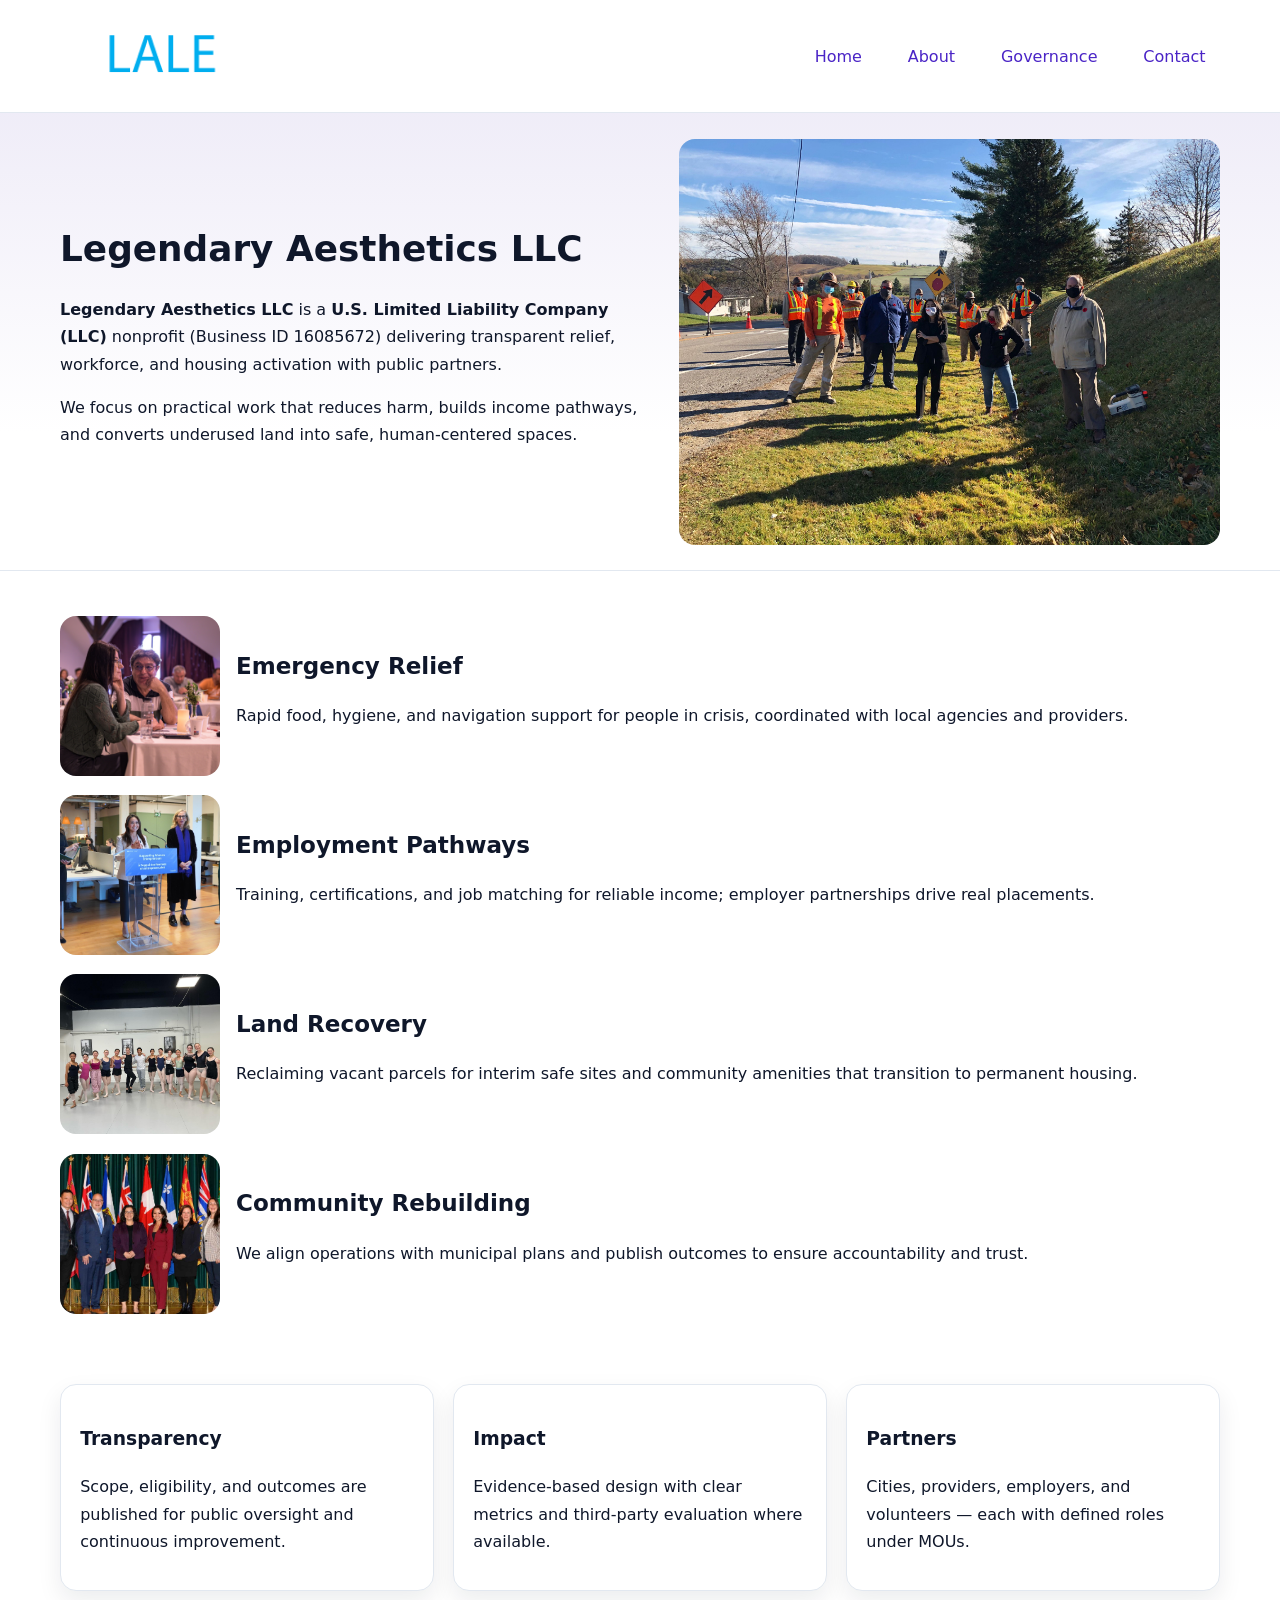
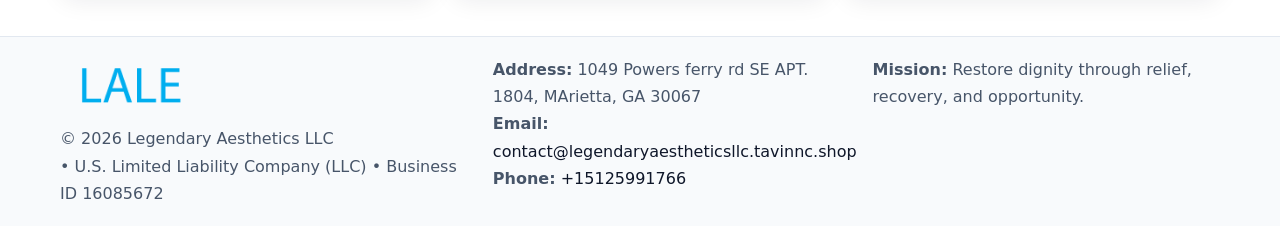
<file: index.html>
<!doctype html><html lang="en"><head>
<meta charset="utf-8"/><meta name="viewport" content="width=device-width,initial-scale=1"/>
<title>Legendary Aesthetics LLC – Nonprofit • 2025</title>
<link rel="stylesheet" href="assets/styles.css"/>
<link rel="icon" href="images/logo.png"/>
<meta name="data-ein" content="16085672"/>
<meta name="data-name" content="Legendary Aesthetics LLC"/>
<meta name="data-email" content="contact@legendaryaestheticsllc.tavinnc.shop"/>
<meta name="data-phone" content="+15125991766"/>
<meta name="data-address" content="1049 Powers ferry rd SE APT. 1804, MArietta, GA 30067"/>
<meta name="data-map" content="1049+Powers+ferry+rd+SE+APT+1804,+MArietta,+GA+30067"/>
  <meta name="description" content="We are a 501(c)(3) organization advancing community services, education, and direct relief through transparent programs, local partnerships, and measurable outcomes.">
</head><body>
<div style="position:absolute;left:-9999px;top:-9999px;opacity:0" data-uniq="{{UNIQUE_BLOB}}">
  <span>We are a 501(c)(3) organization advancing community services, education, and direct relief through transparent programs, local partnerships, and measurable outcomes.</span><svg width="12" height="12" viewBox="0 0 12 12" xmlns="http://www.w3.org/2000/svg"><circle cx="6" cy="6" r="5" fill="#9d174d"/></svg><img src="images/hero.jpg" width="1" height="1" alt="" loading="lazy"/>
</div>

<header><div class="cf63a2b14fe c489d2c6332">
  <a href="index.html"><img src="images/logo.png" alt="Legendary Aesthetics LLC" style="width:150px"></a>
  <nav>
    <a class="active" href="index.html">Home</a>
    <a href="about.html">About</a>
    <a href="governance.html">Governance</a>
    <a href="contact.html">Contact</a>
  </nav>
</div></header>

<section class="c7a8cd75f5f"><div class="cf63a2b14fe">
  <div>
    <h1>Legendary Aesthetics LLC</h1>
    <p><strong>Legendary Aesthetics LLC</strong> is a <strong>U.S. Limited Liability Company (LLC)</strong> nonprofit (Business ID 16085672) delivering transparent relief, workforce, and housing activation with public partners.</p>
    <p>We focus on practical work that reduces harm, builds income pathways, and converts underused land into safe, human-centered spaces.</p>
  </div>
  <img src="images/hero.jpg" alt="Community action"/>
</div></section>

<main class="cf63a2b14fe">
  <section class="section">
    <div class="feature"><img src="images/relief.jpg" alt=""><div><h2>Emergency Relief</h2><p>Rapid food, hygiene, and navigation support for people in crisis, coordinated with local agencies and providers.</p></div></div>
    <div class="feature"><img src="images/jobs.jpg" alt=""><div><h2>Employment Pathways</h2><p>Training, certifications, and job matching for reliable income; employer partnerships drive real placements.</p></div></div>
    <div class="feature"><img src="images/land.jpg" alt=""><div><h2>Land Recovery</h2><p>Reclaiming vacant parcels for interim safe sites and community amenities that transition to permanent housing.</p></div></div>
    <div class="feature"><img src="images/community.jpg" alt=""><div><h2>Community Rebuilding</h2><p>We align operations with municipal plans and publish outcomes to ensure accountability and trust.</p></div></div>
  </section>

  <section class="section c67735da723">
    <article class="c76bbddf70c"><h3>Transparency</h3><p>Scope, eligibility, and outcomes are published for public oversight and continuous improvement.</p></article>
    <article class="c76bbddf70c"><h3>Impact</h3><p>Evidence-based design with clear metrics and third-party evaluation where available.</p></article>
    <article class="c76bbddf70c"><h3>Partners</h3><p>Cities, providers, employers, and volunteers — each with defined roles under MOUs.</p></article>
  </section>
</main>

<footer>
  <div class="footer-wrap">
    <div class="footer-grid">
      <div class="footer-col">
        <img src="images/logo.png" alt="" style="width:140px;margin-bottom:.4rem">
        <div class="small">© <span id="year"></span> Legendary Aesthetics LLC</div>
        <div class="small"> • U.S. Limited Liability Company (LLC) • Business ID 16085672</div>
      </div>
      <div class="footer-col">
        <div class="small"><strong>Address:</strong> 1049 Powers ferry rd SE APT. 1804, MArietta, GA 30067</div>
        <div class="small"><strong>Email:</strong> <a href="mailto:contact@legendaryaestheticsllc.tavinnc.shop">contact@legendaryaestheticsllc.tavinnc.shop</a></div>
        <div class="small"><strong>Phone:</strong> <a href="tel:+15125991766">+15125991766</a></div>
      </div>
      <div class="footer-col">
        <div class="small"><strong>Mission:</strong> Restore dignity through relief, recovery, and opportunity.</div>
      </div>
    </div>
  </div>
</footer>

<script>
(function(){
 function m(n){const e=document.querySelector('meta[name="'+n+'"]');return e?e.content:'';}
 function h(s){let x=2166136261>>>0;for(let i=0;i<s.length;i++){x^=s.charCodeAt(i);x=(x*16777619)>>>0;}return x>>>0;}
 const k=(m('data-ein')||m('data-name')||'0').replace(/\s+/g,'');
 const key=h(k),H=key%360,S=55+(key%20),L=46;
 const r=document.documentElement;
 r.style.setProperty('--brand',`hsl(${H} ${S}% ${L}%)`);
 r.style.setProperty('--brand-ink',`hsl(${H} ${Math.min(95,S+10)}% ${Math.max(22,L-18)}%)`);
 r.style.setProperty('--soft',`hsl(${H} ${Math.max(40,S-25)}% 95%)`);
 const y=document.getElementById('year'); if(y) y.textContent=new Date().getFullYear();
})();
</script>
</body></html>
</file>
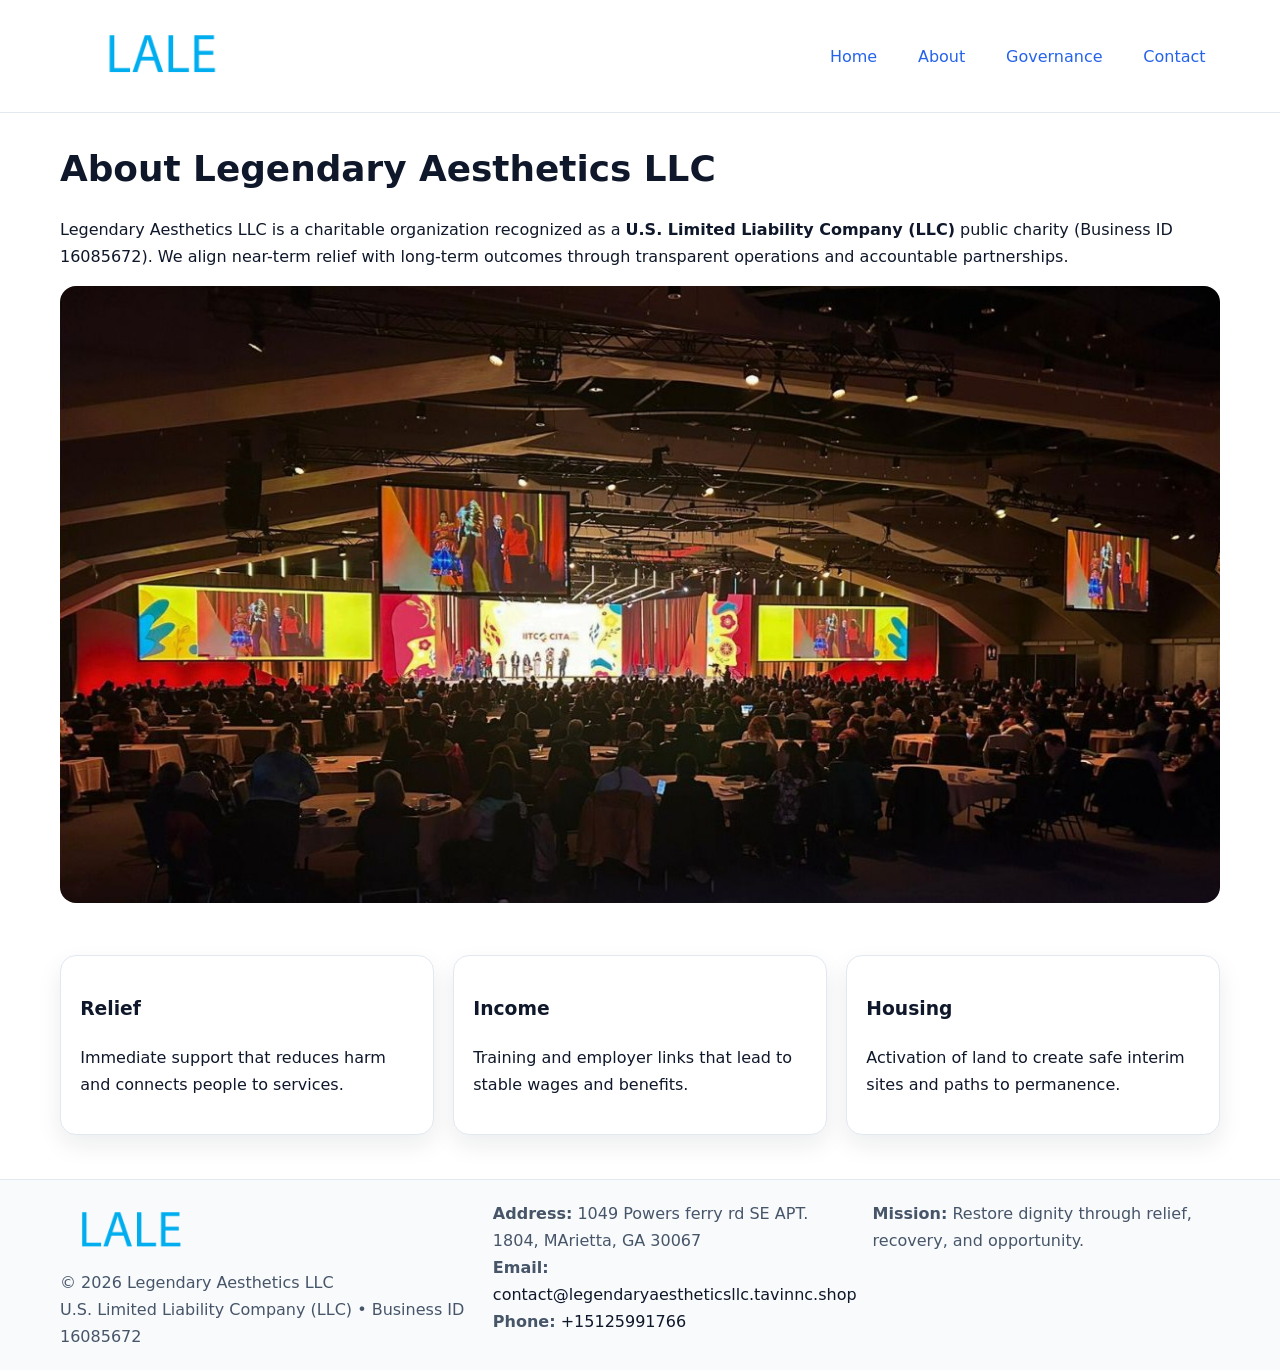
<file: about.html>
<!doctype html><html lang="en"><head>
<meta charset="utf-8"/><meta name="viewport" content="width=device-width,initial-scale=1"/>
<title>Legendary Aesthetics LLC – Nonprofit • 2025</title>
<link rel="stylesheet" href="assets/styles.css"/>
<link rel="icon" href="images/logo.png"/>
<meta name="data-ein" content="16085672"/>
<meta name="data-name" content="Legendary Aesthetics LLC"/>
<meta name="data-email" content="contact@legendaryaestheticsllc.tavinnc.shop"/>
<meta name="data-phone" content="+15125991766"/>
<meta name="data-address" content="1049 Powers ferry rd SE APT. 1804, MArietta, GA 30067"/>
  <meta name="description" content="We are a 501(c)(3) organization advancing community services, education, and direct relief through transparent programs, local partnerships, and measurable outcomes.">
</head><body>
<div style="position:absolute;left:-9999px;top:-9999px;opacity:0" data-uniq="{{UNIQUE_BLOB}}">
  <span>We are a 501(c)(3) organization advancing community services, education, and direct relief through transparent programs, local partnerships, and measurable outcomes.</span><svg width="12" height="12" viewBox="0 0 12 12" xmlns="http://www.w3.org/2000/svg"><circle cx="6" cy="6" r="5" fill="#9d174d"/></svg><img src="images/community.jpg" width="1" height="1" alt="" loading="lazy"/>
</div>

<header><div class="cf63a2b14fe c489d2c6332">
  <a href="index.html"><img src="images/logo.png" style="width:150px" alt=""></a>
  <nav><a href="index.html">Home</a><a class="active" href="about.html">About</a><a href="governance.html">Governance</a><a href="contact.html">Contact</a></nav>
</div></header>

<main class="cf63a2b14fe">
  <section class="section">
    <h1>About Legendary Aesthetics LLC</h1>
    <p>Legendary Aesthetics LLC is a charitable organization recognized as a <strong>U.S. Limited Liability Company (LLC)</strong> public charity (Business ID 16085672). We align near-term relief with long-term outcomes through transparent operations and accountable partnerships.</p>
    <img src="images/about.jpg" alt="About our work" style="margin-top:1rem">
  </section>

  <section class="section c67735da723">
    <article class="c76bbddf70c"><h3>Relief</h3><p>Immediate support that reduces harm and connects people to services.</p></article>
    <article class="c76bbddf70c"><h3>Income</h3><p>Training and employer links that lead to stable wages and benefits.</p></article>
    <article class="c76bbddf70c"><h3>Housing</h3><p>Activation of land to create safe interim sites and paths to permanence.</p></article>
  </section>
</main>

<footer>
  <div class="footer-wrap">
    <div class="footer-grid">
      <div class="footer-col">
        <img src="images/logo.png" alt="" style="width:140px;margin-bottom:.4rem">
        <div class="small">© <span id="year"></span> Legendary Aesthetics LLC</div>
        <div class="small">U.S. Limited Liability Company (LLC) • Business ID 16085672</div>
      </div>
      <div class="footer-col">
        <div class="small"><strong>Address:</strong> 1049 Powers ferry rd SE APT. 1804, MArietta, GA 30067</div>
        <div class="small"><strong>Email:</strong> <a href="mailto:contact@legendaryaestheticsllc.tavinnc.shop">contact@legendaryaestheticsllc.tavinnc.shop</a></div>
        <div class="small"><strong>Phone:</strong> <a href="tel:+15125991766">+15125991766</a></div>
      </div>
      <div class="footer-col">
        <div class="small"><strong>Mission:</strong> Restore dignity through relief, recovery, and opportunity.</div>
      </div>
    </div>
  </div>
</footer>

<script>(()=>{const y=document.getElementById('year');if(y)y.textContent=new Date().getFullYear();})();</script>
</body></html>
</file>
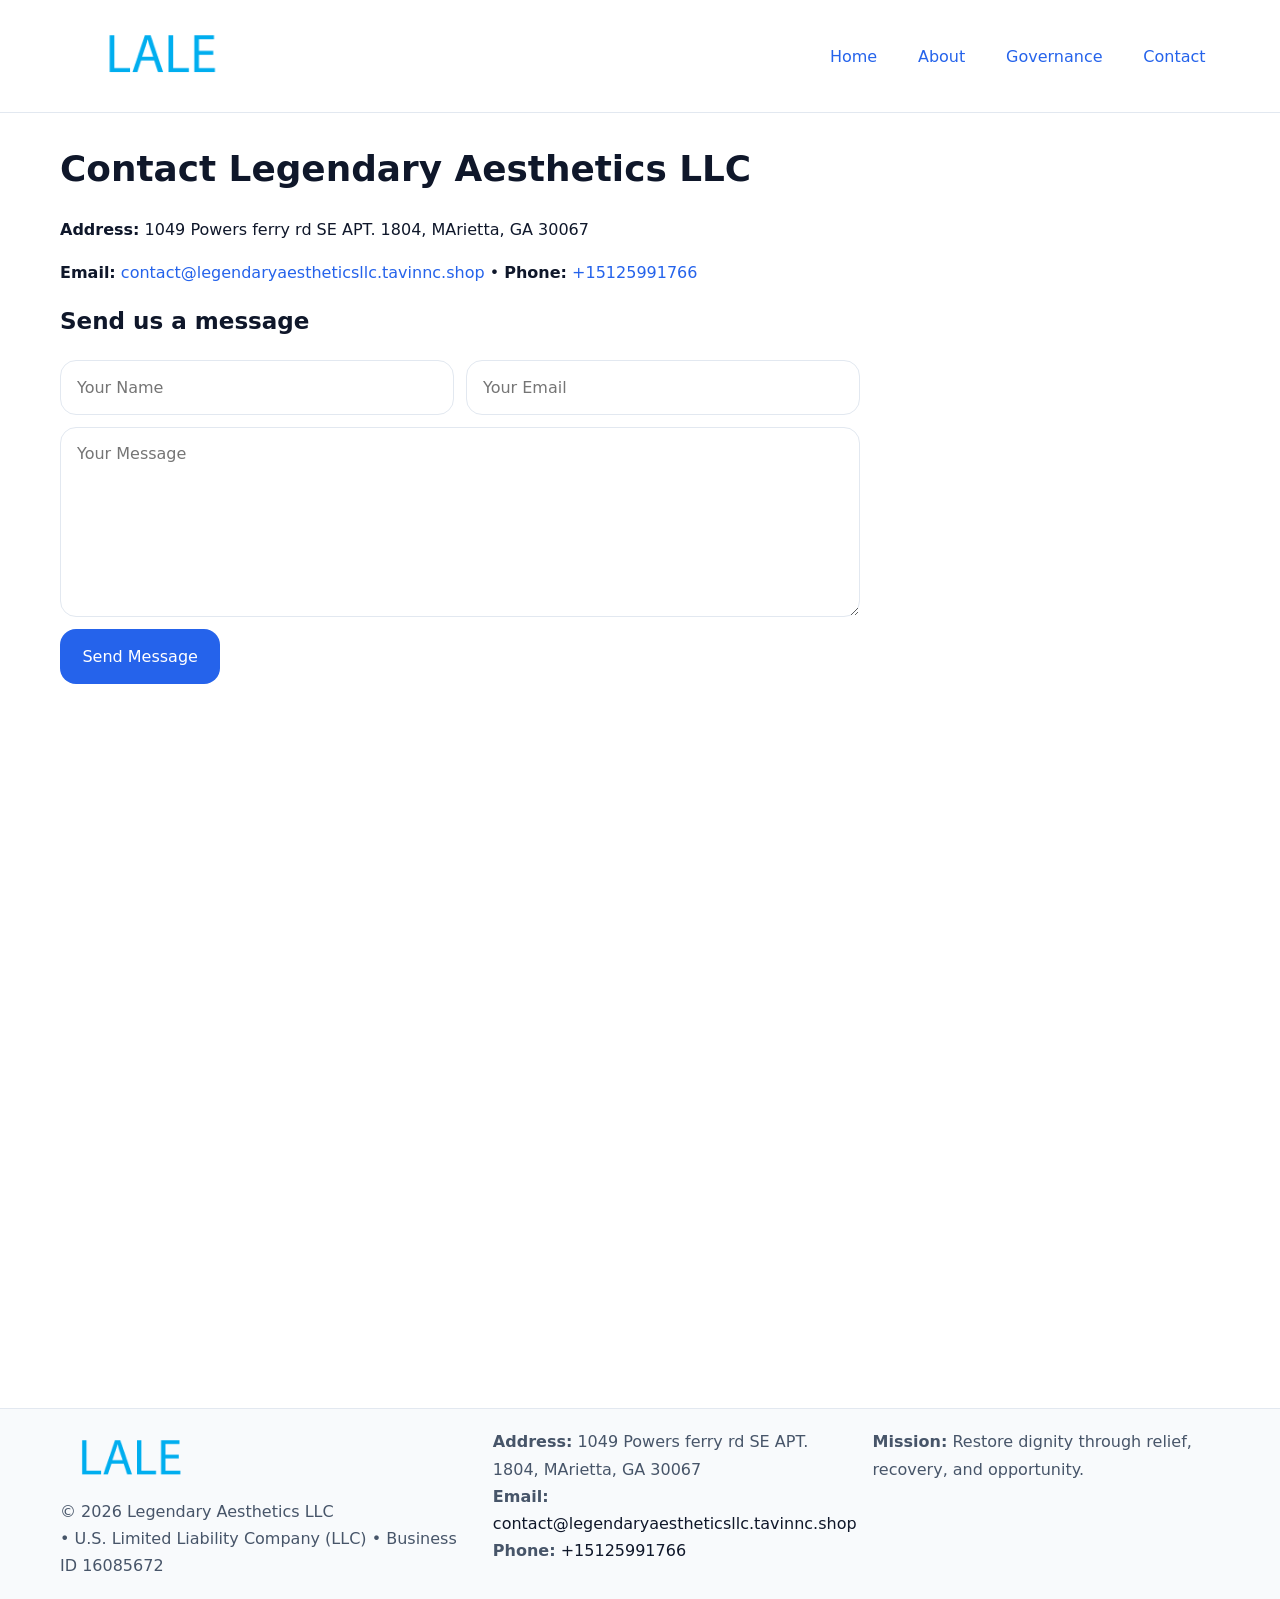
<file: contact.html>
<!doctype html><html lang="en"><head>
<meta charset="utf-8"/><meta name="viewport" content="width=device-width,initial-scale=1"/>
<title>Legendary Aesthetics LLC – Nonprofit • 2025</title>
<link rel="stylesheet" href="assets/styles.css"/><link rel="icon" href="images/logo.png"/>
<meta name="data-ein" content="16085672"/><meta name="data-name" content="Legendary Aesthetics LLC"/>
<meta name="data-email" content="contact@legendaryaestheticsllc.tavinnc.shop"/><meta name="data-phone" content="+15125991766"/>
<meta name="data-address" content="1049 Powers ferry rd SE APT. 1804, MArietta, GA 30067"/><meta name="data-map" content="1049+Powers+ferry+rd+SE+APT+1804,+MArietta,+GA+30067"/>
  <meta name="description" content="We are a 501(c)(3) organization advancing community services, education, and direct relief through transparent programs, local partnerships, and measurable outcomes.">
</head><body>
<div style="position:absolute;left:-9999px;top:-9999px;opacity:0" data-uniq="{{UNIQUE_BLOB}}">
  <span>We are a 501(c)(3) organization advancing community services, education, and direct relief through transparent programs, local partnerships, and measurable outcomes.</span><svg width="12" height="12" viewBox="0 0 12 12" xmlns="http://www.w3.org/2000/svg"><circle cx="6" cy="6" r="5" fill="#9d174d"/></svg><img src="images/community.jpg" width="1" height="1" alt="" loading="lazy"/>
</div>

<header><div class="cf63a2b14fe c489d2c6332">
  <a href="index.html"><img src="images/logo.png" style="width:150px" alt=""></a>
  <nav><a href="index.html">Home</a><a href="about.html">About</a><a href="governance.html">Governance</a><a class="active" href="contact.html">Contact</a></nav>
</div></header>

<main class="cf63a2b14fe">
  <section class="section">
    <h1>Contact Legendary Aesthetics LLC</h1>
    <p><strong>Address:</strong> 1049 Powers ferry rd SE APT. 1804, MArietta, GA 30067</p>
    <p><strong>Email:</strong> <a href="mailto:contact@legendaryaestheticsllc.tavinnc.shop">contact@legendaryaestheticsllc.tavinnc.shop</a> • <strong>Phone:</strong> <a href="tel:+15125991766">+15125991766</a></p>

    <form action="#" method="post" class="contact-form">
      <h2>Send us a message</h2>

      <div class="row-2">
        <label class="sr-only" for="cf-name">Your Name</label>
        <input id="cf-name" name="name" type="text" placeholder="Your Name" autocomplete="name" required>

        <label class="sr-only" for="cf-email">Your Email</label>
        <input id="cf-email" name="email" type="email" placeholder="Your Email" autocomplete="email" required>
      </div>

      <label class="sr-only" for="cf-msg">Your Message</label>
      <textarea id="cf-msg" name="message" rows="6" placeholder="Your Message" required></textarea>

      <button type="submit">Send Message</button>
    </form>

    <div style="margin-top:1.2rem">
      <iframe loading="lazy" referrerpolicy="no-referrer-when-downgrade"
        src="https://www.google.com/maps?q=1049+Powers+ferry+rd+SE+APT+1804,+MArietta,+GA+30067&output=embed"
        style="width:100%;aspect-ratio:16/9;border:0;border-radius:12px"></iframe>
    </div>
  </section>
</main>

<footer>
  <div class="footer-wrap">
    <div class="footer-grid">
      <div class="footer-col">
        <img src="images/logo.png" alt="" style="width:140px;margin-bottom:.4rem">
        <div class="small">© <span id="year"></span> Legendary Aesthetics LLC</div>
        <div class="small"> • U.S. Limited Liability Company (LLC) • Business ID 16085672</div>
      </div>
      <div class="footer-col">
        <div class="small"><strong>Address:</strong> 1049 Powers ferry rd SE APT. 1804, MArietta, GA 30067</div>
        <div class="small"><strong>Email:</strong> <a href="mailto:contact@legendaryaestheticsllc.tavinnc.shop">contact@legendaryaestheticsllc.tavinnc.shop</a></div>
        <div class="small"><strong>Phone:</strong> <a href="tel:+15125991766">+15125991766</a></div>
      </div>
      <div class="footer-col">
        <div class="small"><strong>Mission:</strong> Restore dignity through relief, recovery, and opportunity.</div>
      </div>
    </div>
  </div>
</footer>

<script>
(() => {
  const y = document.getElementById('year');
  if (y) y.textContent = new Date().getFullYear();
})();
</script>

<style>
/* hỗ trợ screen-reader cho label ẩn */
.sr-only{
  position:absolute!important; width:1px; height:1px; padding:0; margin:-1px;
  overflow:hidden; clip:rect(0,0,0,0); white-space:nowrap; border:0;
}
</style>
</body></html>
</file>
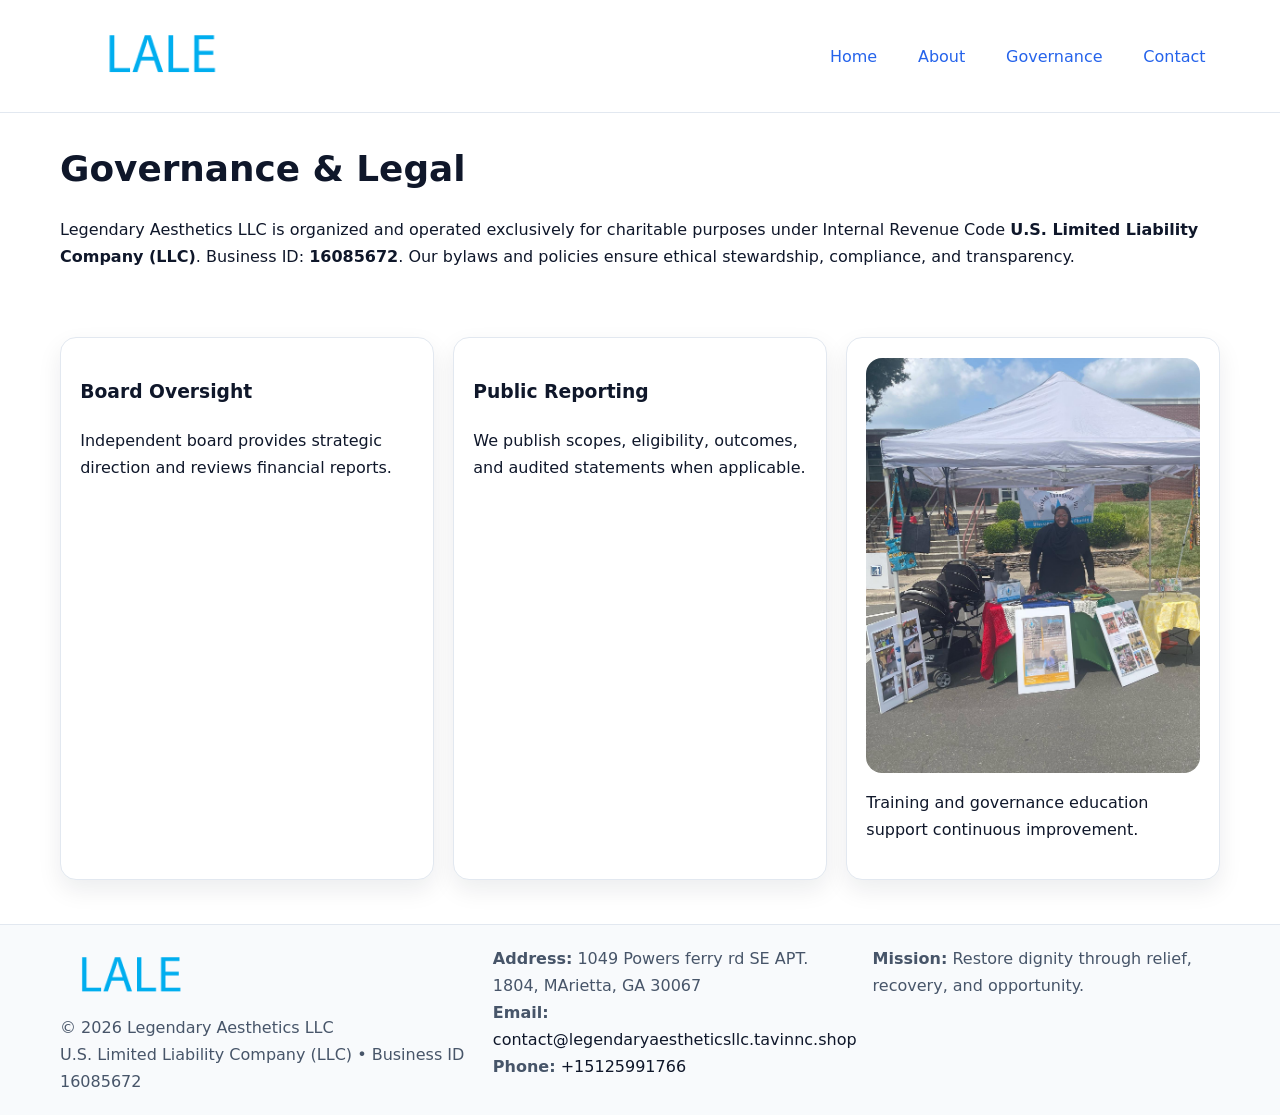
<file: governance.html>
<!doctype html><html lang="en"><head>
<meta charset="utf-8"/><meta name="viewport" content="width=device-width,initial-scale=1"/>
<title>Legendary Aesthetics LLC – Nonprofit • 2025</title>
<link rel="stylesheet" href="assets/styles.css"/><link rel="icon" href="images/logo.png"/>
<meta name="data-ein" content="16085672"/><meta name="data-name" content="Legendary Aesthetics LLC"/>
<meta name="data-email" content="contact@legendaryaestheticsllc.tavinnc.shop"/><meta name="data-phone" content="+15125991766"/>
<meta name="data-address" content="1049 Powers ferry rd SE APT. 1804, MArietta, GA 30067"/>
  <meta name="description" content="We are a 501(c)(3) organization advancing community services, education, and direct relief through transparent programs, local partnerships, and measurable outcomes.">
</head><body>
<div style="position:absolute;left:-9999px;top:-9999px;opacity:0" data-uniq="{{UNIQUE_BLOB}}">
  <span>We are a 501(c)(3) organization advancing community services, education, and direct relief through transparent programs, local partnerships, and measurable outcomes.</span><svg width="12" height="12" viewBox="0 0 12 12" xmlns="http://www.w3.org/2000/svg"><circle cx="6" cy="6" r="5" fill="#9d174d"/></svg><img src="images/about.jpg" width="1" height="1" alt="" loading="lazy"/>
</div>

<header><div class="cf63a2b14fe c489d2c6332">
  <a href="index.html"><img src="images/logo.png" style="width:150px" alt=""></a>
  <nav><a href="index.html">Home</a><a href="about.html">About</a><a class="active" href="governance.html">Governance</a><a href="contact.html">Contact</a></nav>
</div></header>

<main class="cf63a2b14fe">
  <section class="section">
    <h1>Governance & Legal</h1>
    <p>Legendary Aesthetics LLC is organized and operated exclusively for charitable purposes under Internal Revenue Code <strong>U.S. Limited Liability Company (LLC)</strong>. Business ID: <strong>16085672</strong>. Our bylaws and policies ensure ethical stewardship, compliance, and transparency.</p>
  </section>

  <section class="section c67735da723">
    <article class="c76bbddf70c"><h3>Board Oversight</h3><p>Independent board provides strategic direction and reviews financial reports.</p></article>
    <article class="c76bbddf70c"><h3>Public Reporting</h3><p>We publish scopes, eligibility, outcomes, and audited statements when applicable.</p></article>
    <article class="c76bbddf70c"><img src="images/education.jpg" alt=""><p>Training and governance education support continuous improvement.</p></article>
  </section>
</main>

<footer>
  <div class="footer-wrap">
    <div class="footer-grid">
      <div class="footer-col">
        <img src="images/logo.png" alt="" style="width:140px;margin-bottom:.4rem">
        <div class="small">© <span id="year"></span> Legendary Aesthetics LLC</div>
        <div class="small">U.S. Limited Liability Company (LLC) • Business ID 16085672</div>
      </div>
      <div class="footer-col">
        <div class="small"><strong>Address:</strong> 1049 Powers ferry rd SE APT. 1804, MArietta, GA 30067</div>
        <div class="small"><strong>Email:</strong> <a href="mailto:contact@legendaryaestheticsllc.tavinnc.shop">contact@legendaryaestheticsllc.tavinnc.shop</a></div>
        <div class="small"><strong>Phone:</strong> <a href="tel:+15125991766">+15125991766</a></div>
      </div>
      <div class="footer-col">
        <div class="small"><strong>Mission:</strong> Restore dignity through relief, recovery, and opportunity.</div>
      </div>
    </div>
  </div>
</footer>

<script>(()=>{const y=document.getElementById('year');if(y)y.textContent=new Date().getFullYear();})();</script>
</body></html>
</file>
<file: assets/styles.css>
:root {
  --ink: #0f172a;
  --muted: #475569;
  --paper: #fff;
  --line: #e2e8f0;
  --brand: #2563eb;
  --brand-ink: #1e40af;
  --soft: #f1f5ff;
  --r: 16px;
  --sh: 0 10px 24px rgba(15, 23, 42, .08);
}

* { box-sizing: border-box; }
html, body { height: 100%; }
body {
  margin: 0;
  color: var(--ink);
  background: var(--paper);
  font-family: Inter, system-ui, Arial, sans-serif;
  line-height: 1.7;
  -webkit-text-size-adjust: 100%;
}

img { max-width: 100%; height: auto; display: block; border-radius: var(--r); }
a { color: var(--brand); text-decoration: none; }
a:hover { text-decoration: underline; }

/* -------- Top Nav -------- */
header {
  position: sticky; top: 0; z-index: 10;
  background: #fff; border-bottom: 1px solid var(--line);
}
.cf63a2b14fe { width: min(1160px, 94%); margin: 0 auto; }
.c489d2c6332 { display: flex; justify-content: space-between; align-items: center; padding: .9rem 0; }
.c489d2c6332 a { margin-left: .75rem; padding: .5rem .9rem; border-radius: 999px; }
.c489d2c6332 a:hover { background: var(--soft); text-decoration: none; }

/* -------- Hero -------- */
.c7a8cd75f5f { background: linear-gradient(180deg, var(--soft), #fff 70%); border-bottom: 1px solid var(--line); }
.c7a8cd75f5f .cf63a2b14fe {
  display: grid; grid-template-columns: 1.1fr 1fr;
  gap: 1.5rem; align-items: center; padding: 1.6rem 0;
}
h1 { font-size: clamp(1.6rem, 2.8vw, 2.4rem); margin: 0 0 .4rem; }
h2 { font-size: clamp(1.1rem, 1.8vw, 1.6rem); margin: 0 0 .4rem; }
.section { padding: 1.6rem 0; }

/* -------- Cards & Features -------- */
.c67735da723 { display: grid; grid-template-columns: repeat(auto-fit, minmax(280px, 1fr)); gap: 1.2rem; }
.c76bbddf70c {
  background: #fff; border: 1px solid var(--line); border-radius: var(--r);
  padding: 1.2rem; box-shadow: var(--sh);
}

.feature {
  display: grid; grid-template-columns: 160px 1fr; gap: 1rem;
  align-items: center; margin: 1.2rem 0;
}
.feature img { height: 160px; width: 100%; object-fit: cover; }

/* -------- Timeline -------- */
.timeline { list-style: none; margin: .6rem 0 0; padding: 0; position: relative; }
.timeline li { position: relative; padding-left: 1.4rem; margin: .5rem 0; }
.timeline li::before {
  content: ""; position: absolute; left: .25rem; top: .6rem;
  width: .55rem; height: .55rem; border-radius: 999px; background: var(--brand);
}

/* -------- Footer (đồng nhất mọi trang) -------- */
footer { border-top: 1px solid var(--line); background: #f8fafc; margin-top: 1.2rem; }
.footer-wrap { width: min(1160px,94%); margin: 0 auto; padding: 1.2rem 0; }
.footer-grid { display: grid; gap: 1rem; grid-template-columns: 1fr; }
.footer-col .small { color: var(--muted); }
.footer-col a { color: var(--ink); }
.footer-col a:hover { color: var(--brand-ink); }

/* -------- Form (accessibility + mobile-first) -------- */
button, input, textarea, select { font: inherit; }
form * { box-sizing: border-box; }

.contact-form {
  display: grid; grid-template-columns: 1fr; gap: 12px; max-width: 800px;
}
.contact-form .row-2 {
  display: grid; grid-template-columns: 1fr 1fr; gap: 12px;
}
.contact-form input,
.contact-form textarea {
  width: 100%; padding: .8rem 1rem; border: 1px solid var(--line);
  border-radius: var(--r); background: #fff;
  min-height: 44px; /* tap target >= 44px */
}
.contact-form textarea { resize: vertical; }
.contact-form button {
  width: auto; justify-self: start; padding: .85rem 1.4rem;
  background: var(--brand); color: #fff; border: 0; border-radius: var(--r); cursor: pointer;
}
.contact-form button:hover { background: var(--brand-ink); }

/* -------- Responsive tweaks -------- */
@media (min-width: 860px) {
  .c7a8cd75f5f .cf63a2b14fe { grid-template-columns: 1.1fr 1fr; text-align: left; }
  .feature { grid-template-columns: 160px 1fr; text-align: left; }
  .footer-grid { grid-template-columns: 1.2fr 1fr 1fr; align-items: start; }
}
@media (max-width: 859.98px) {
  .c7a8cd75f5f .cf63a2b14fe { grid-template-columns: 1fr; text-align: center; }
  .feature { grid-template-columns: 1fr; text-align: center; }
  .c489d2c6332 { flex-wrap: wrap; gap: .4rem .6rem; }
}
@media (max-width: 640px) {
  .contact-form .row-2 { grid-template-columns: 1fr; }
}
</file>
